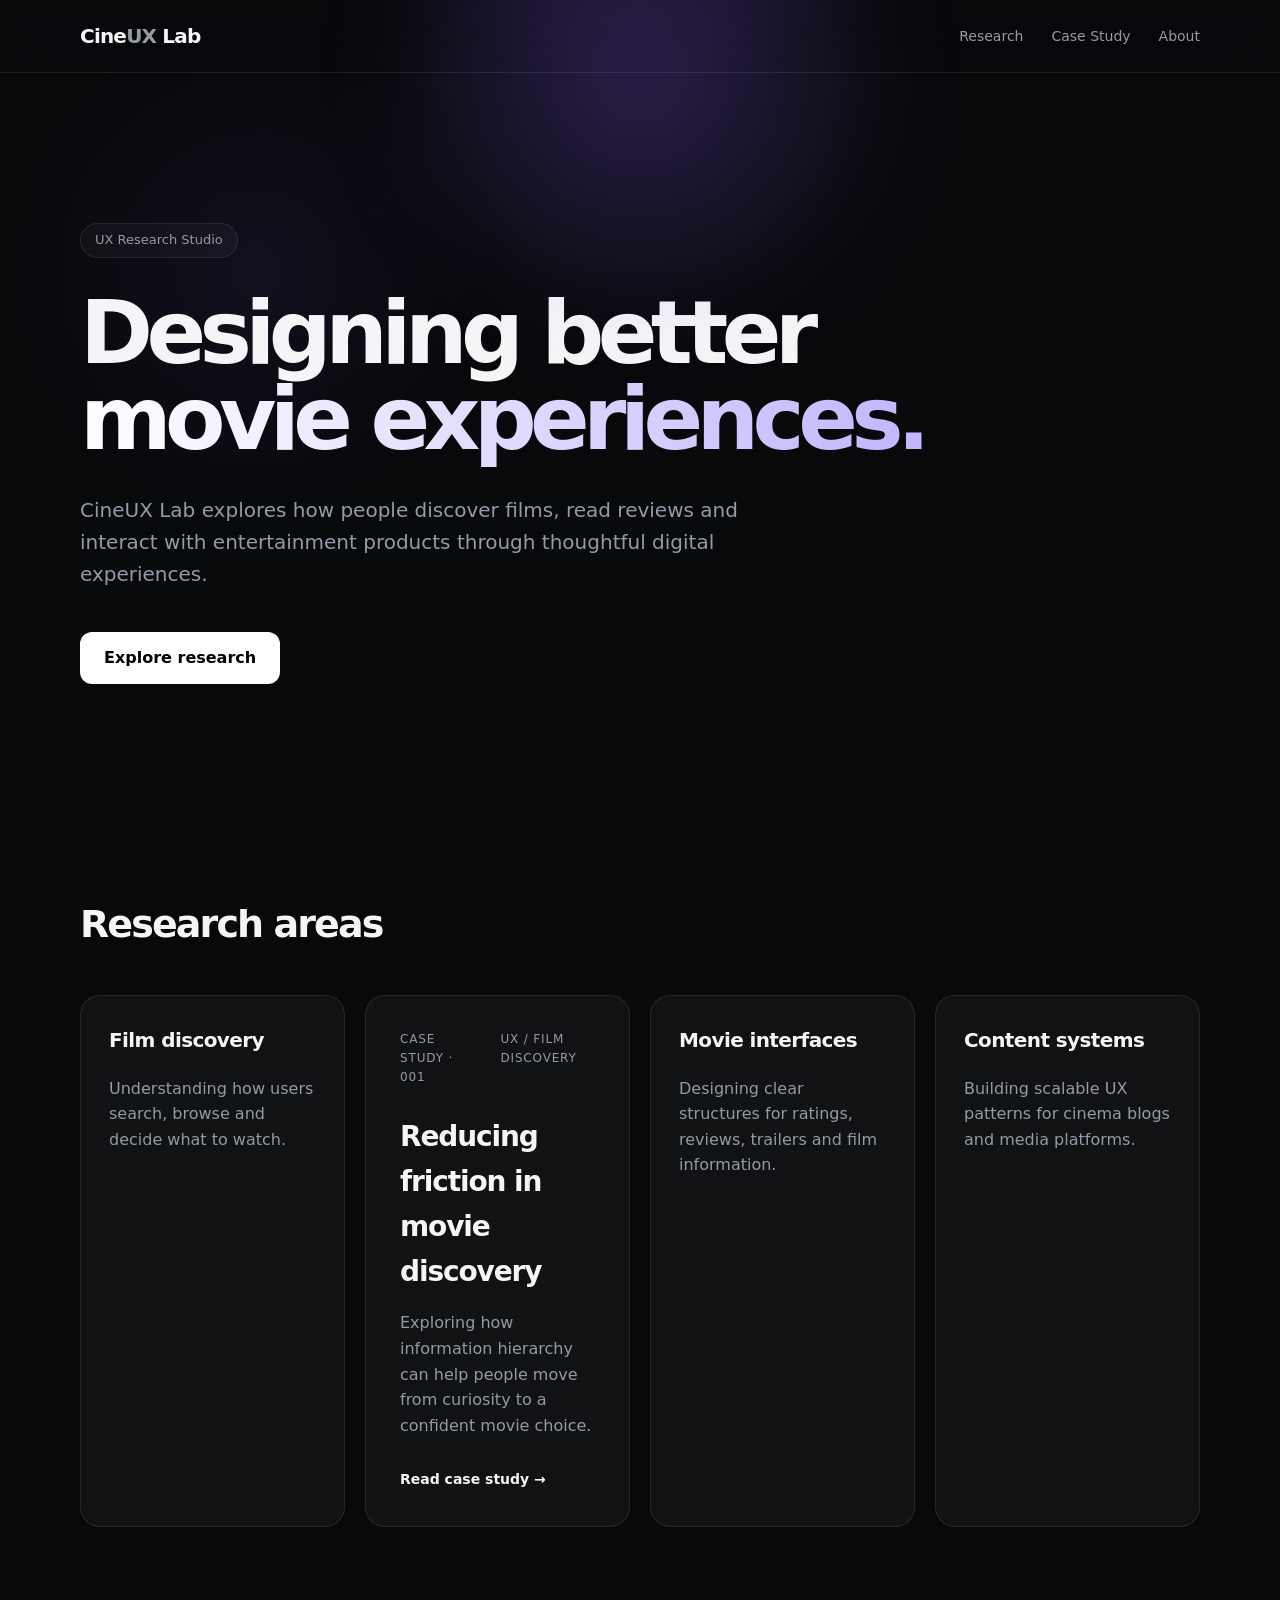
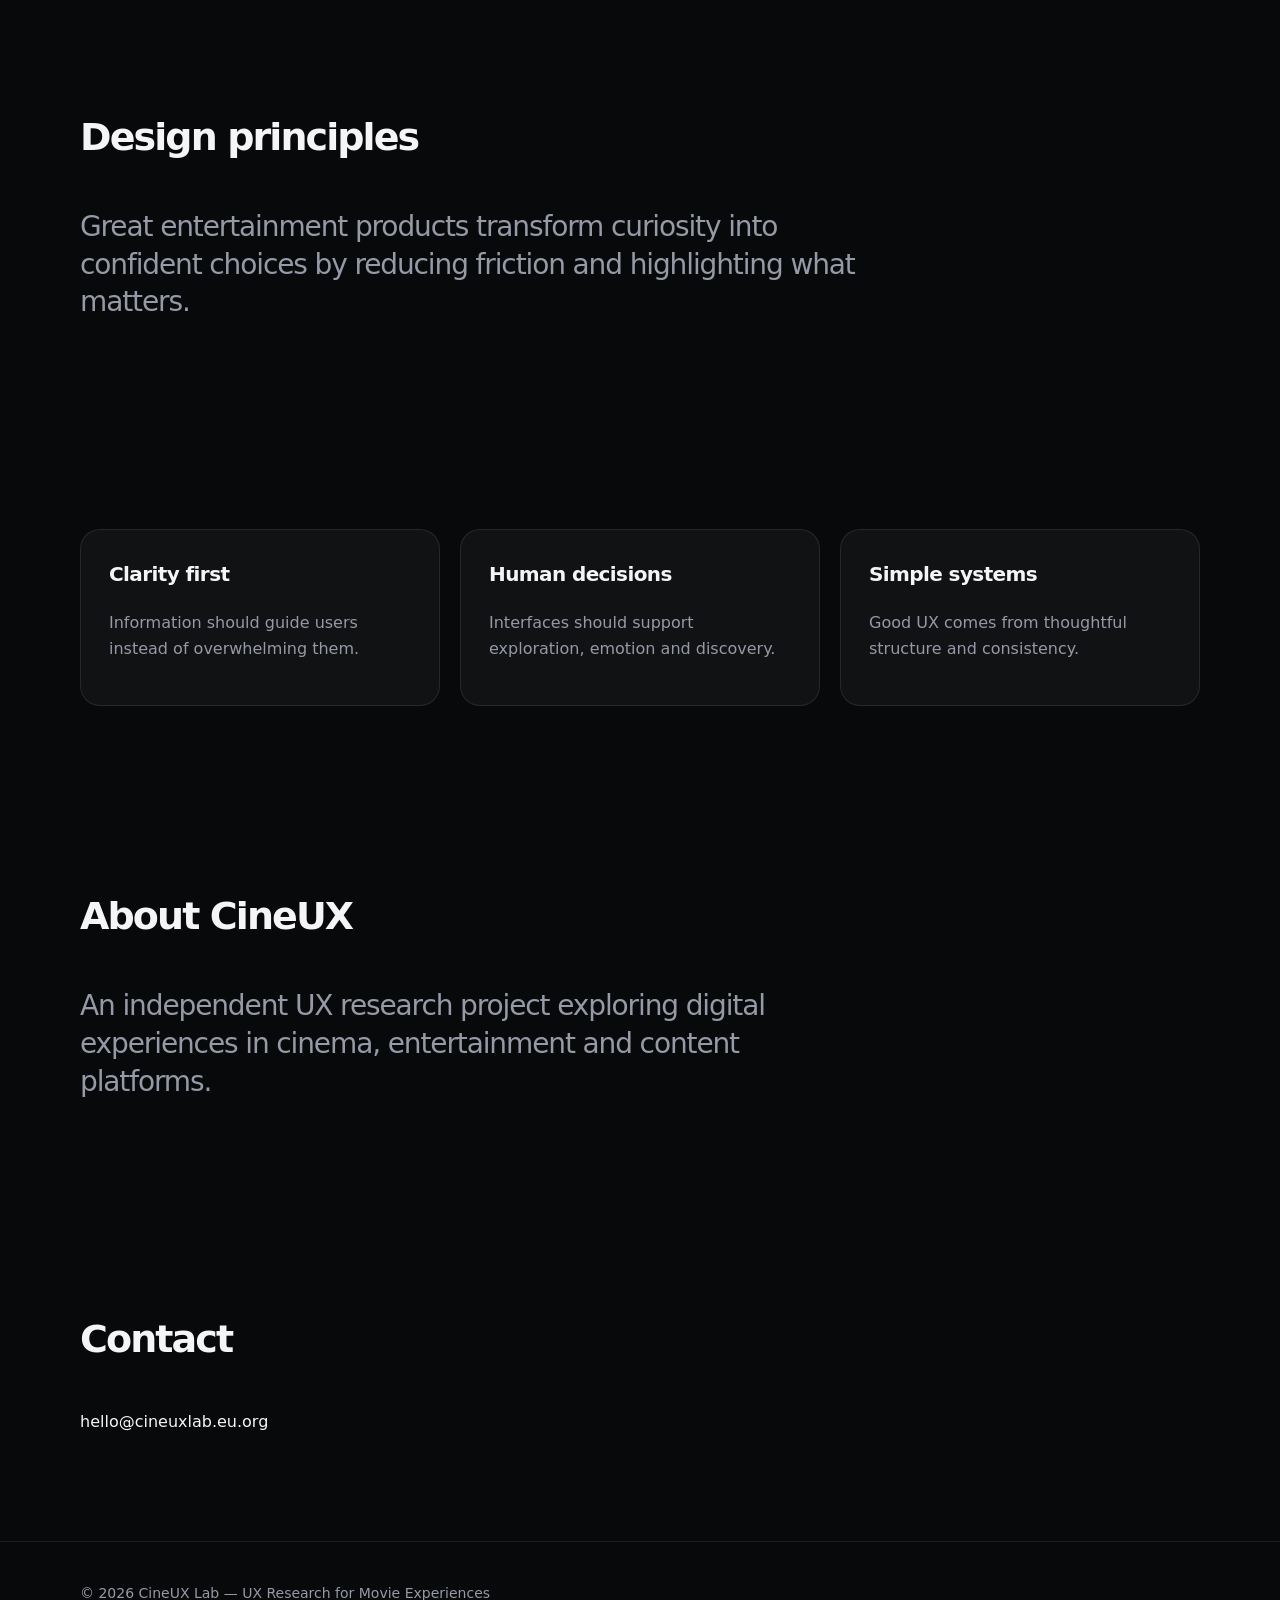
<file: index.html>
<!DOCTYPE html>
<html lang="en">

<head>

<meta charset="UTF-8">
<meta name="viewport" content="width=device-width, initial-scale=1.0">

<title>CineUX Lab — Designing Better Movie Experiences</title>

<meta name="description" content="CineUX Lab explores UX patterns for movie blogs, film discovery and digital entertainment products.">
<meta property="og:title" content="CineUX Lab — UX Research for Movie Experiences">

<meta property="og:description" content="Exploring UX patterns for movie blogs, film discovery and digital entertainment products.">
<meta property="og:type" content="website">
<meta property="og:url" content="https://formark.github.io/cineuxlab/">
<meta property="og:image" content="https://formark.github.io/cineuxlab/og-image.png">
<meta name="twitter:card" content="summary_large_image">
<meta name="twitter:title" content="CineUX Lab — UX Research for Movie Experiences">
<meta name="twitter:description" content="UX research exploring better digital experiences for cinema platforms.">
<meta name="twitter:image" content="https://formark.github.io/cineuxlab/og-image.png">
<meta name="theme-color" content="#08090b">
<link rel="icon" type="image/svg+xml" href="favicon.svg">
<link rel="stylesheet" href="style.css">

</head>

<body>

<header>

<div class="container nav">

<div class="logo">
Cine<span>UX</span> Lab
</div>

<nav>
<a href="research.html">Research</a>
<a href="case-study.html">Case Study</a>
<a href="about.html">About</a>
</nav>

</div>

</header>

<main>

<section class="hero">

<div class="glow"></div>

<div class="container">

<div class="badge animate-text">
UX Research Studio
</div>

<h1 class="animate-title">
Designing better
<br>
<span>
movie experiences.
</span>
</h1>

<p class="animate-text">
CineUX Lab explores how people discover films, read reviews and interact with entertainment products through thoughtful digital experiences.
</p>

<a class="button animate-button" href="research.html">

Explore research

</a>

</div>

</section>

<section id="research">

<div class="container">

<h2 class="animate-text">
Research areas
</h2>

<div class="grid">

<article>

<h3>
Film discovery
</h3>

<p>
Understanding how users search, browse and decide what to watch.
</p>

</article>

<article class="research-card">

<div class="research-card-meta">
<span>Case Study · 001</span>
<span>UX / Film Discovery</span>
</div>

<h3>
Reducing friction in movie discovery
</h3>

<p>
Exploring how information hierarchy can help people move from curiosity to a confident movie choice.
</p>

<a class="text-link" href="case-study.html">
Read case study →
</a>

</article>
  
<article>

<h3>
Movie interfaces
</h3>

<p>
Designing clear structures for ratings, reviews, trailers and film information.
</p>

</article>

<article>

<h3>
Content systems
</h3>

<p>
Building scalable UX patterns for cinema blogs and media platforms.
</p>

</article>

</div>

</div>

</section>

<section id="principles">

<div class="container">

<h2>
Design principles
</h2>

<p class="large">
Great entertainment products transform curiosity into confident choices by reducing friction and highlighting what matters.
</p>

</div>

</section>

<section>

<div class="container">

<div class="grid">

<article>

<h3>
Clarity first
</h3>

<p>
Information should guide users instead of overwhelming them.
</p>

</article>

<article>

<h3>
Human decisions
</h3>

<p>
Interfaces should support exploration, emotion and discovery.
</p>

</article>

<article>

<h3>
Simple systems
</h3>

<p>
Good UX comes from thoughtful structure and consistency.
</p>

</article>
</div>
</div>

</section>

<section id="about">

<div class="container">

<h2>
About CineUX
</h2>

<p class="large">
An independent UX research project exploring digital experiences in cinema, entertainment and content platforms.
</p>

</div>

</section>


<section id="contact">

<div class="container">


<h2>
Contact
</h2>

<p>
hello@cineuxlab.eu.org
</p>

</div>

</section>

</main>


<footer>

<div class="container">

© 2026 CineUX Lab — UX Research for Movie Experiences

</div>

</footer>




</body>

</html>
</file>
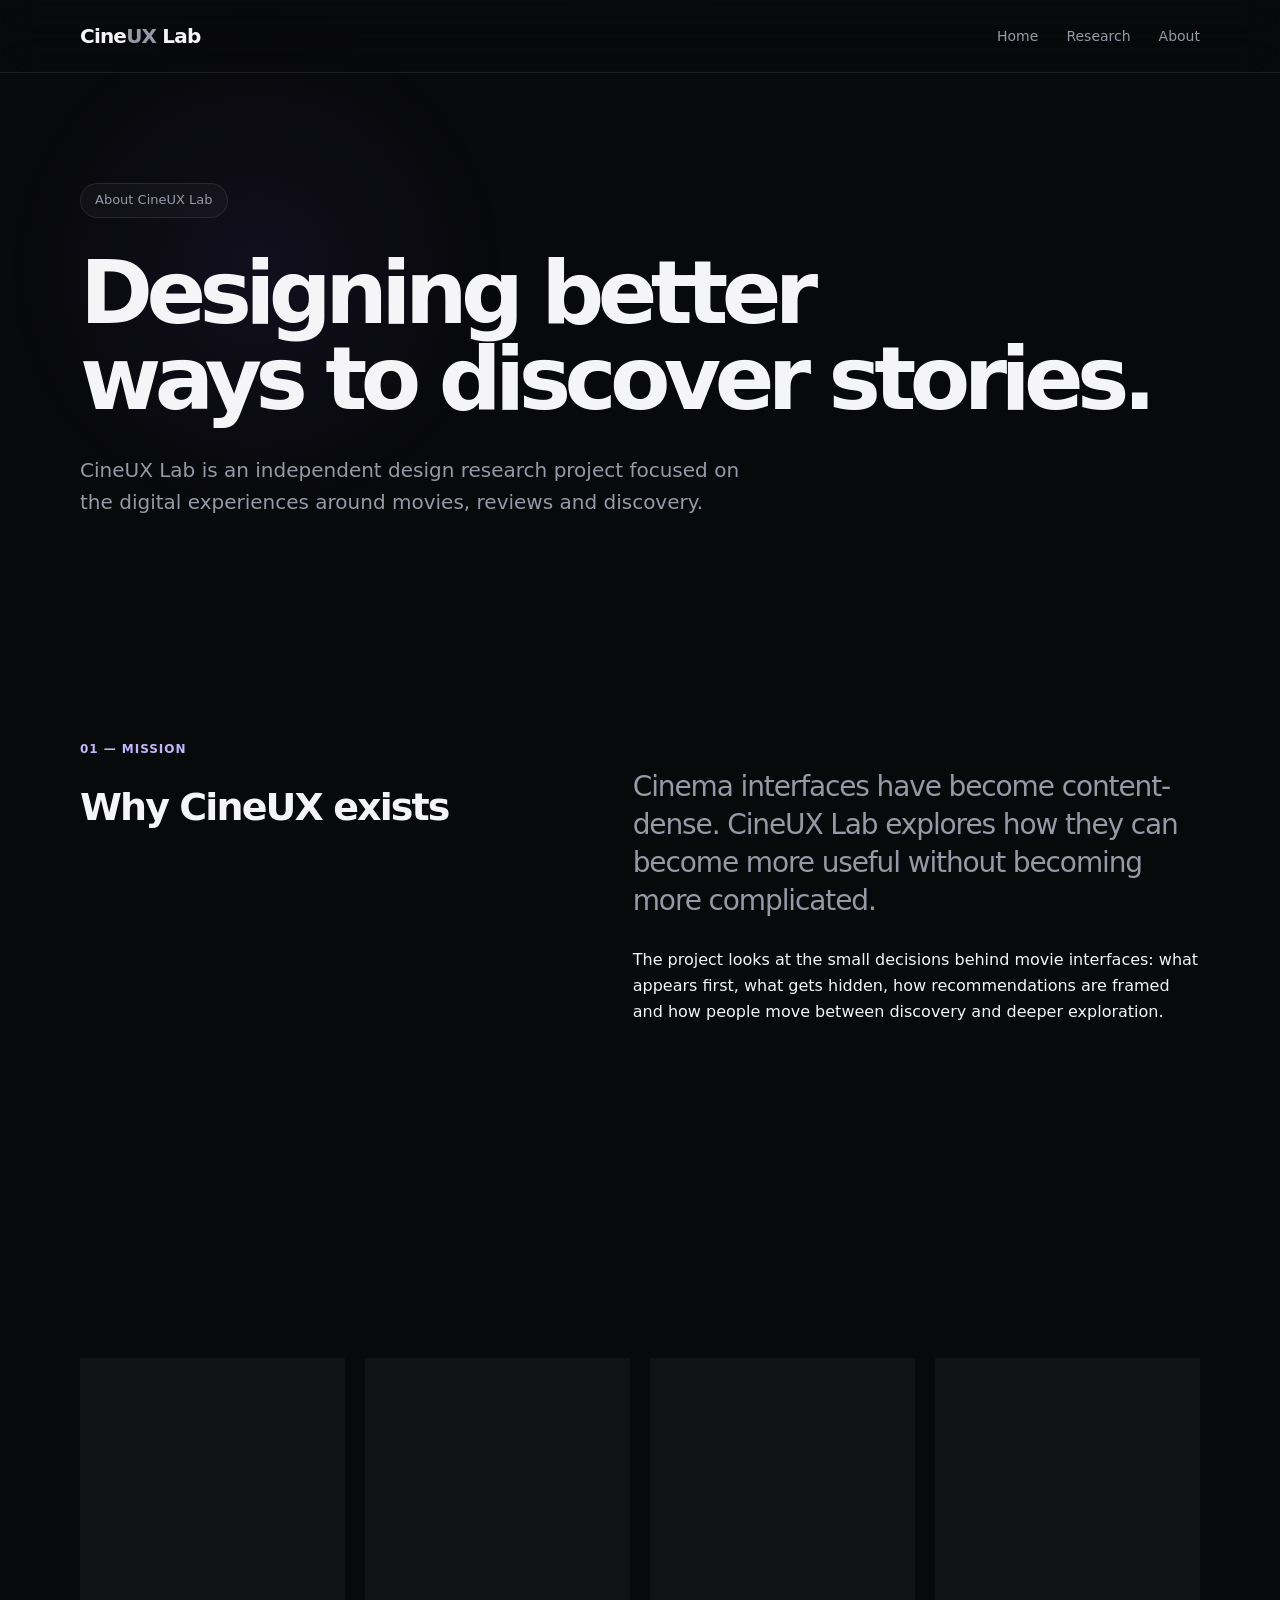
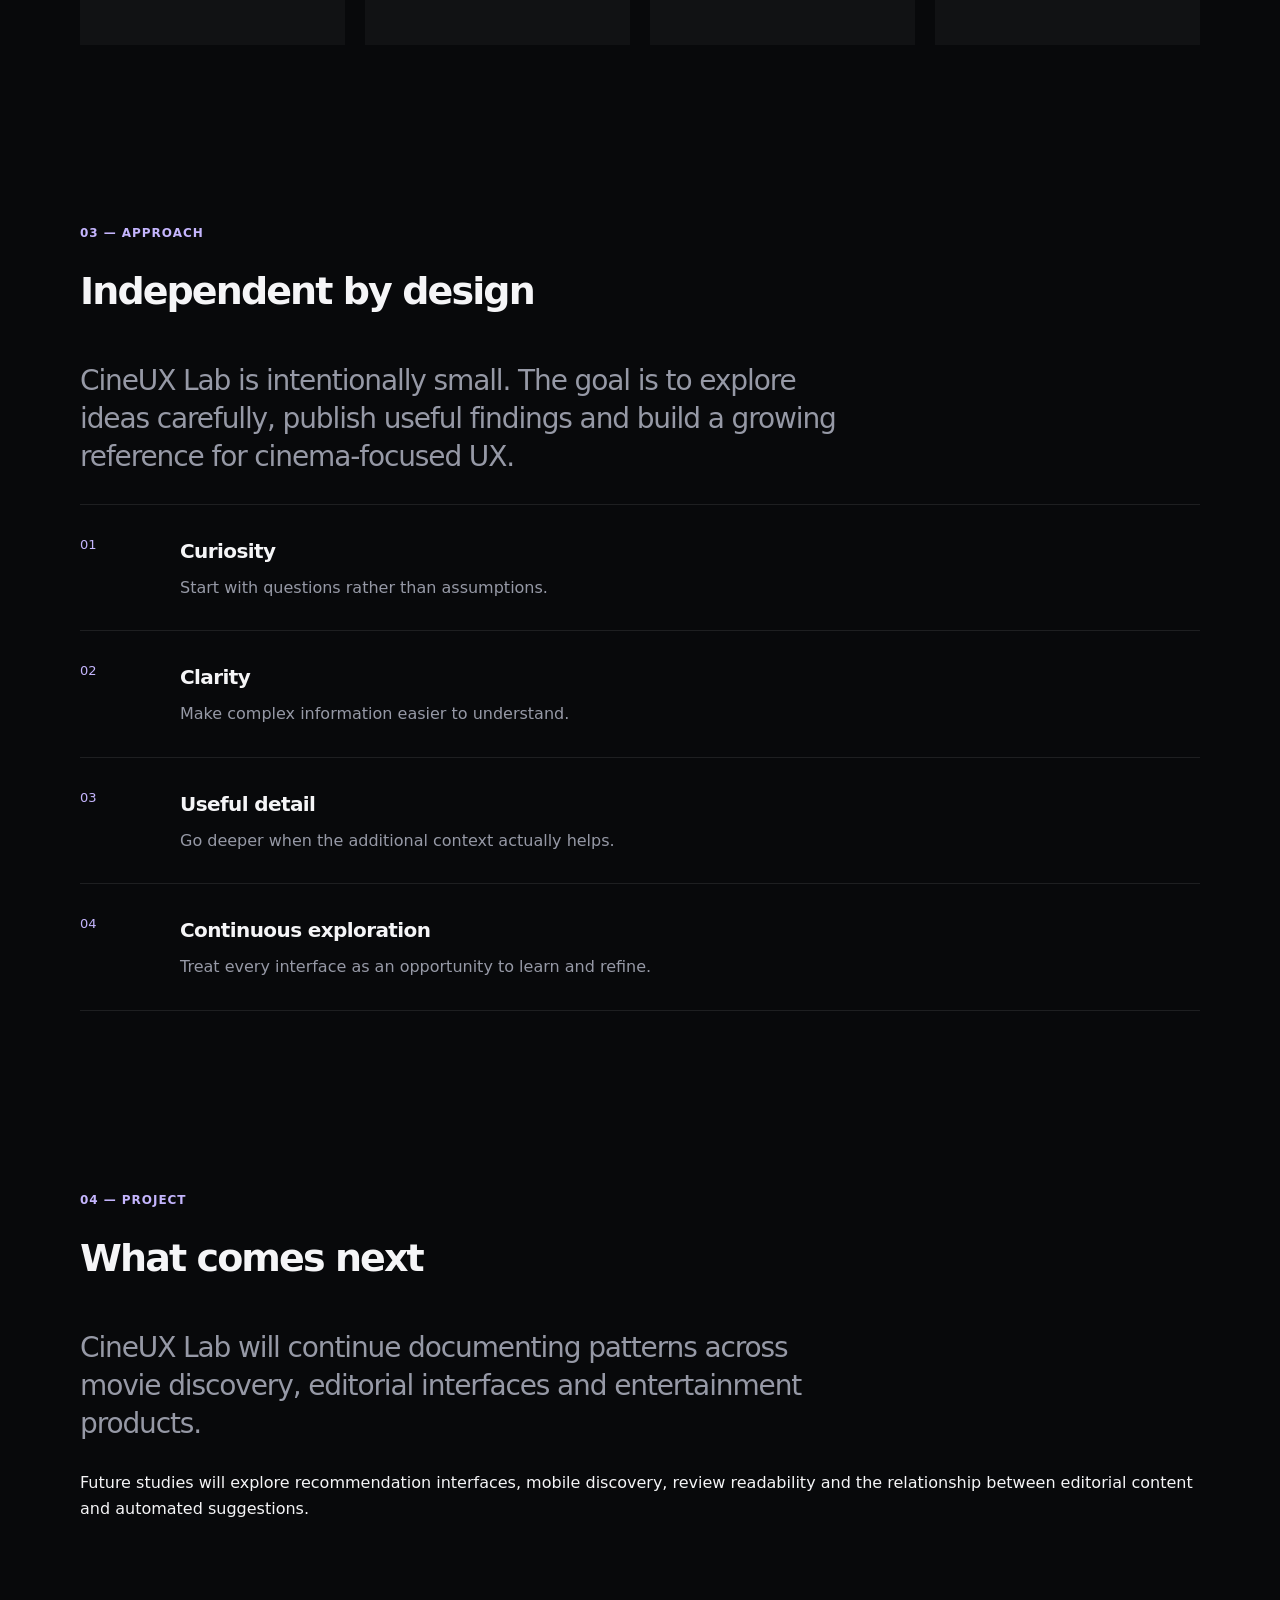
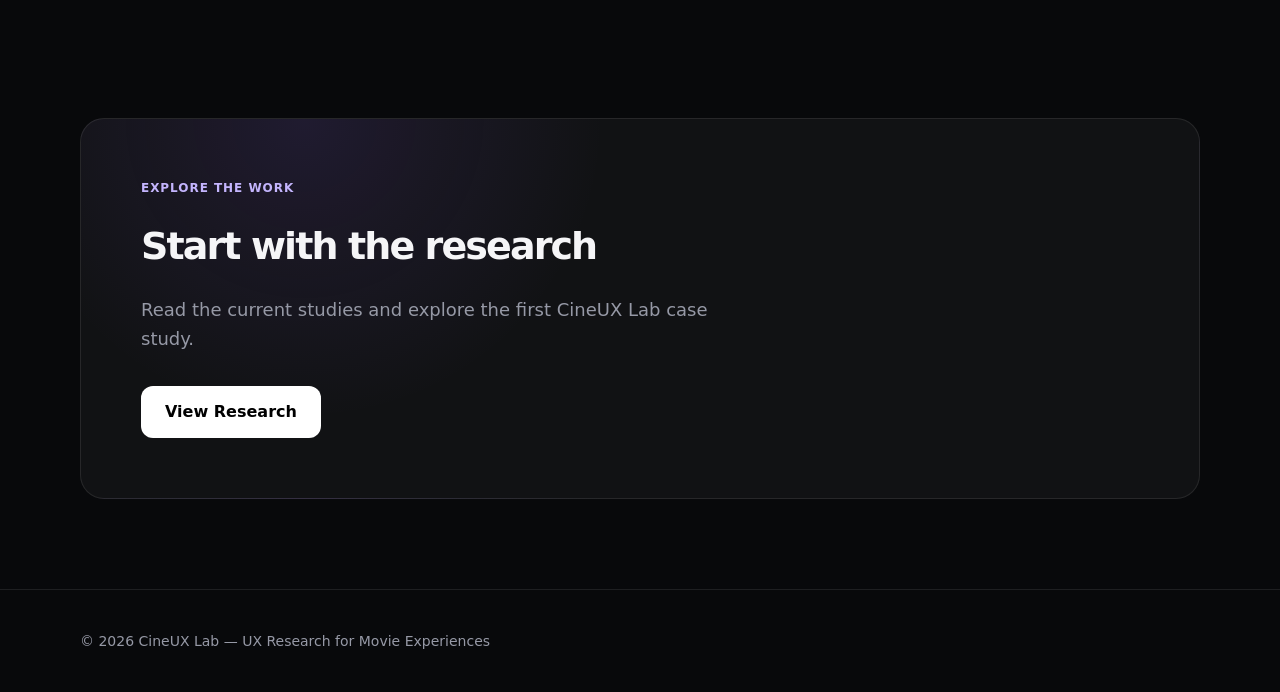
<file: about.html>
<!DOCTYPE html>
<html lang="en">

<head>

<meta charset="UTF-8">
<meta name="viewport" content="width=device-width, initial-scale=1.0">

<title>About — CineUX Lab</title>

<meta
    name="description"
    content="About CineUX Lab, an independent UX research project exploring better digital experiences for cinema and entertainment."
>

<meta name="theme-color" content="#08090b">

<meta
    property="og:title"
    content="About — CineUX Lab"
>

<meta
    property="og:description"
    content="An independent UX research project exploring digital experiences in cinema and entertainment."
>

<meta
    property="og:type"
    content="website"
>

<meta
    property="og:url"
    content="https://formark.github.io/cineuxlab/about.html"
>

<meta
    property="og:image"
    content="https://formark.github.io/cineuxlab/og-image.png"
>

<meta
    name="twitter:card"
    content="summary_large_image"
>

<link
    rel="icon"
    type="image/svg+xml"
    href="favicon.svg"
>

<link
    rel="stylesheet"
    href="style.css"
>

</head>


<body>


<header>

<div class="container nav">

<div class="logo">

<a
    href="index.html"
    style="color:inherit;text-decoration:none"
>

Cine<span>UX</span> Lab

</a>

</div>


<nav>

<a href="index.html">
Home
</a>

<a href="research.html">
Research
</a>

<a href="about.html">
About
</a>

</nav>

</div>

</header>



<main>


<section class="hero small">

<div class="container">

<div class="badge">
About CineUX Lab
</div>

<h1>
Designing better
<br>
ways to discover stories.
</h1>

<p>
CineUX Lab is an independent design research project focused
on the digital experiences around movies, reviews and discovery.
</p>

</div>

</section>



<section>

<div class="container">

<div class="research-intro">

<div>

<span class="section-label">
01 — Mission
</span>

<h2>
Why CineUX exists
</h2>

</div>


<div>

<p class="large">

Cinema interfaces have become content-dense.
CineUX Lab explores how they can become more useful without
becoming more complicated.

</p>

<p>

The project looks at the small decisions behind movie
interfaces: what appears first, what gets hidden, how
recommendations are framed and how people move between
discovery and deeper exploration.

</p>

</div>

</div>

</div>

</section>



<section>

<div class="container">

<span class="section-label">
02 — Focus
</span>

<h2>
What we study
</h2>


<div class="grid">


<article>

<h3>
Discovery
</h3>

<p>
Search, browsing, categories and recommendations that help
people find something worth watching.
</p>

</article>


<article>

<h3>
Editorial UX
</h3>

<p>
Reviews, essays and cinema content designed to be readable,
scannable and useful.
</p>

</article>


<article>

<h3>
Information architecture
</h3>

<p>
The relationships between ratings, metadata, reviews,
trailers and supporting information.
</p>

</article>


<article>

<h3>
Interface systems
</h3>

<p>
Reusable patterns that can make entertainment products
clearer and more consistent.
</p>

</article>

</div>

</div>

</section>



<section>

<div class="container">

<span class="section-label">
03 — Approach
</span>

<h2>
Independent by design
</h2>

<p class="large">

CineUX Lab is intentionally small.
The goal is to explore ideas carefully, publish useful findings
and build a growing reference for cinema-focused UX.

</p>


<div class="principles-list">


<div class="principle-row">

<span>01</span>

<div>

<h3>
Curiosity
</h3>

<p>
Start with questions rather than assumptions.
</p>

</div>

</div>


<div class="principle-row">

<span>02</span>

<div>

<h3>
Clarity
</h3>

<p>
Make complex information easier to understand.
</p>

</div>

</div>


<div class="principle-row">

<span>03</span>

<div>

<h3>
Useful detail
</h3>

<p>
Go deeper when the additional context actually helps.
</p>

</div>

</div>


<div class="principle-row">

<span>04</span>

<div>

<h3>
Continuous exploration
</h3>

<p>
Treat every interface as an opportunity to learn and refine.
</p>

</div>

</div>


</div>

</div>

</section>



<section>

<div class="container">

<span class="section-label">
04 — Project
</span>

<h2>
What comes next
</h2>

<p class="large">

CineUX Lab will continue documenting patterns across movie
discovery, editorial interfaces and entertainment products.

</p>

<p>

Future studies will explore recommendation interfaces,
mobile discovery, review readability and the relationship
between editorial content and automated suggestions.

</p>

</div>

</section>



<section>

<div class="container">

<div class="research-cta">

<span class="section-label">
Explore the work
</span>

<h2>
Start with the research
</h2>

<p>
Read the current studies and explore the first CineUX Lab
case study.
</p>

<a
    class="button"
    href="research.html"
>
View Research
</a>

</div>

</div>

</section>


</main>



<footer>

<div class="container">

© 2026 CineUX Lab — UX Research for Movie Experiences

</div>

</footer>


</body>

</html>
</file>
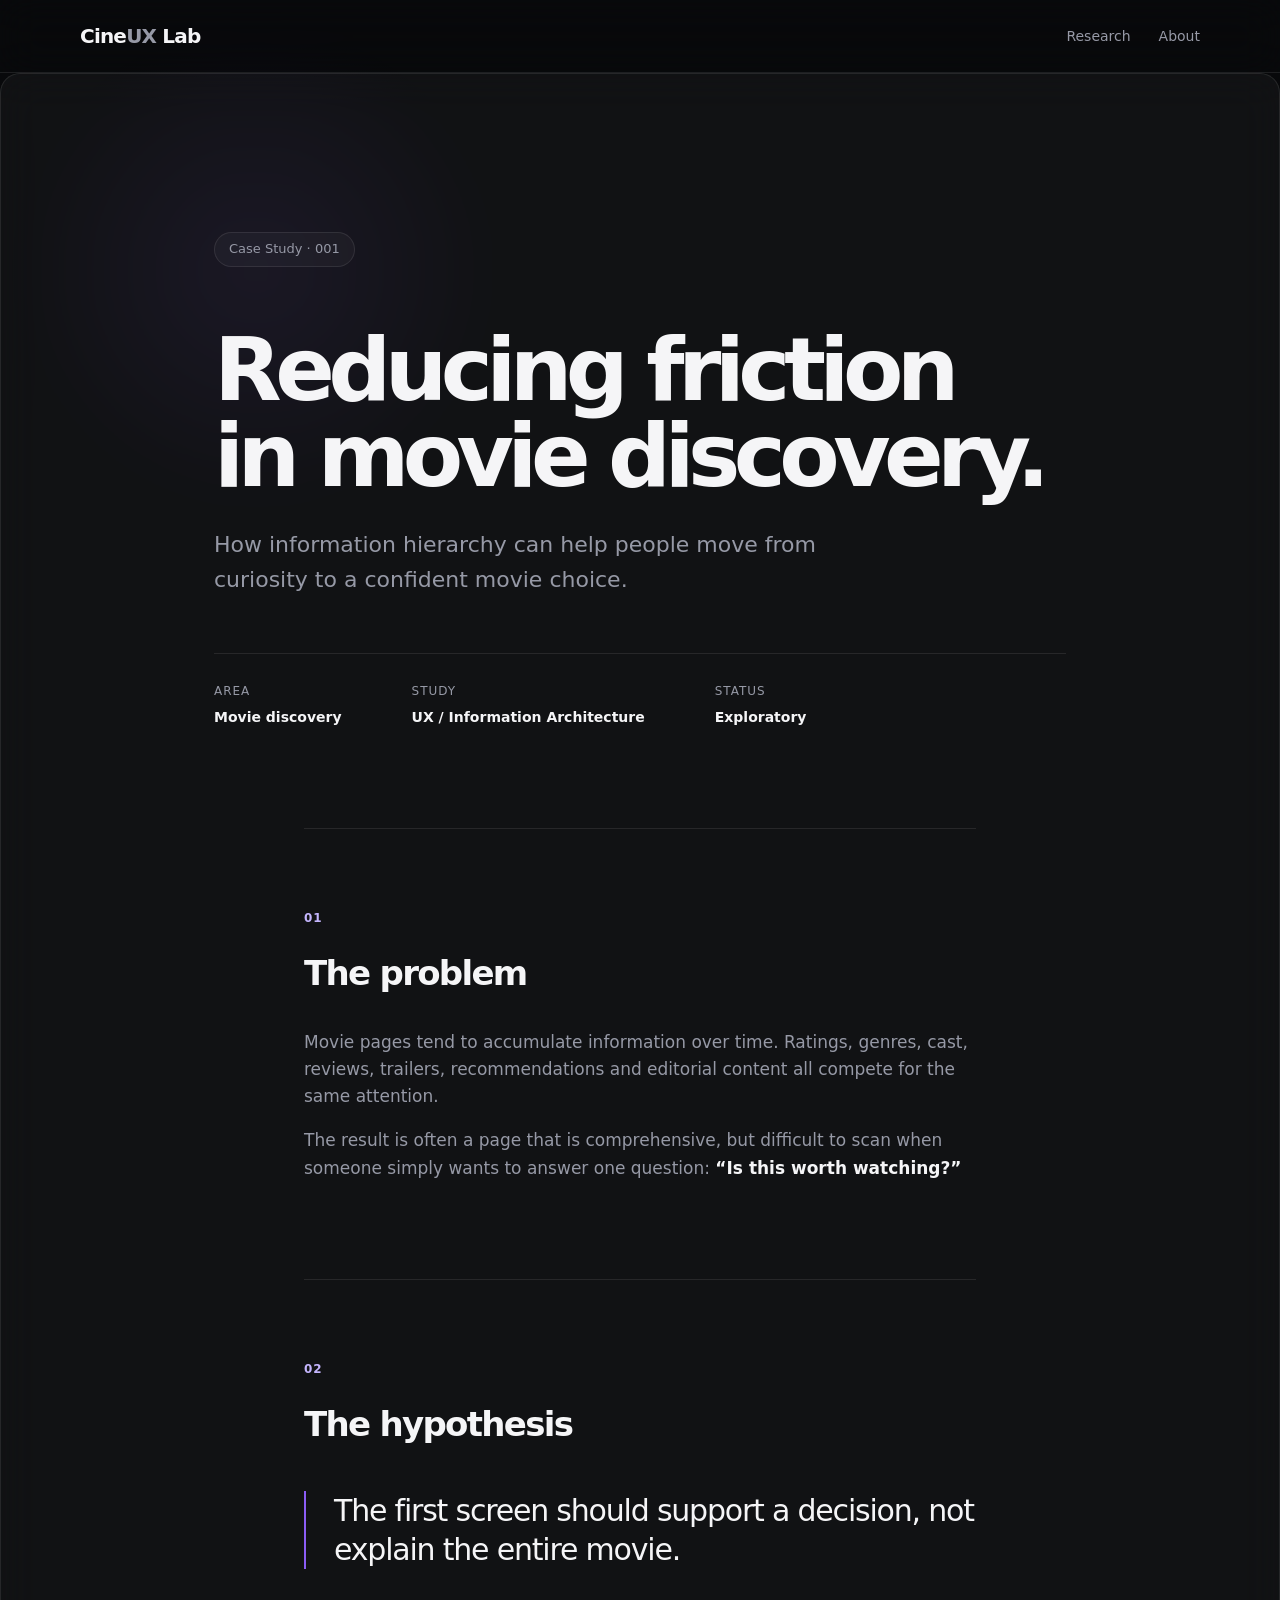
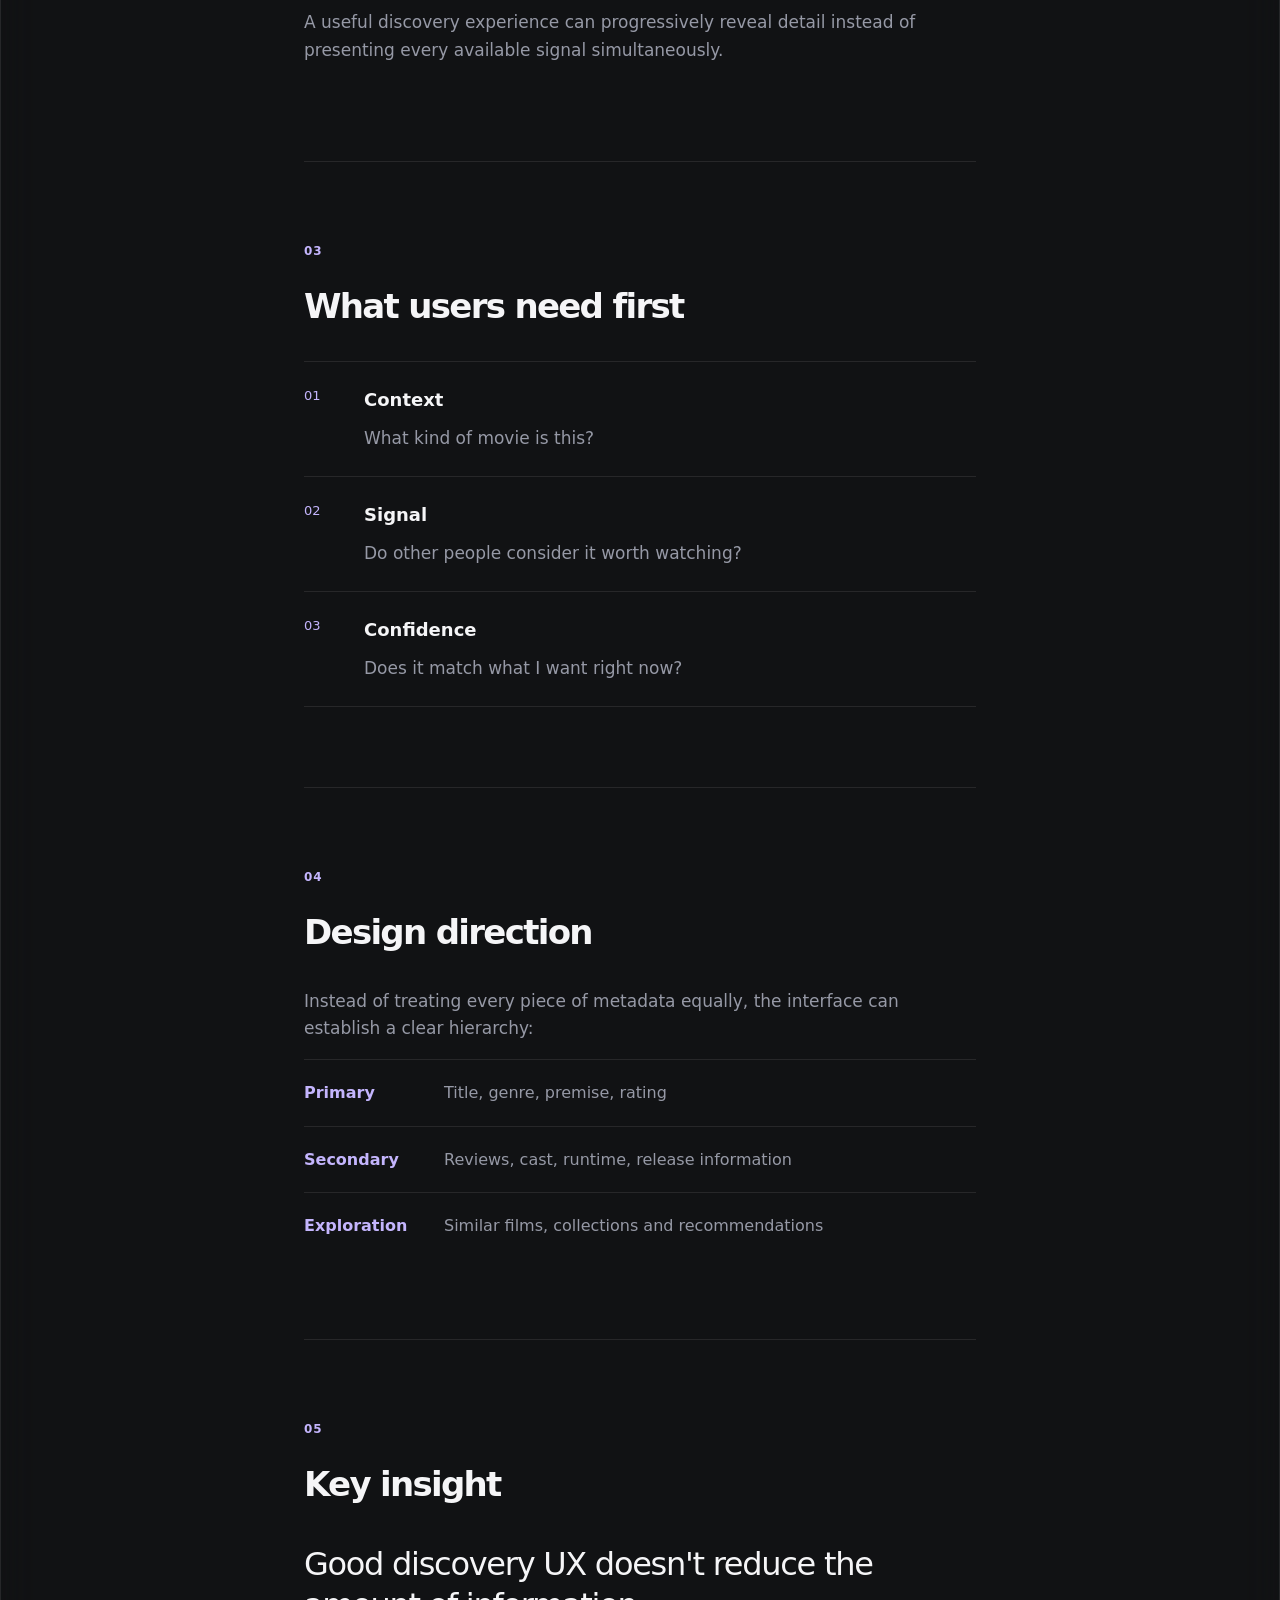
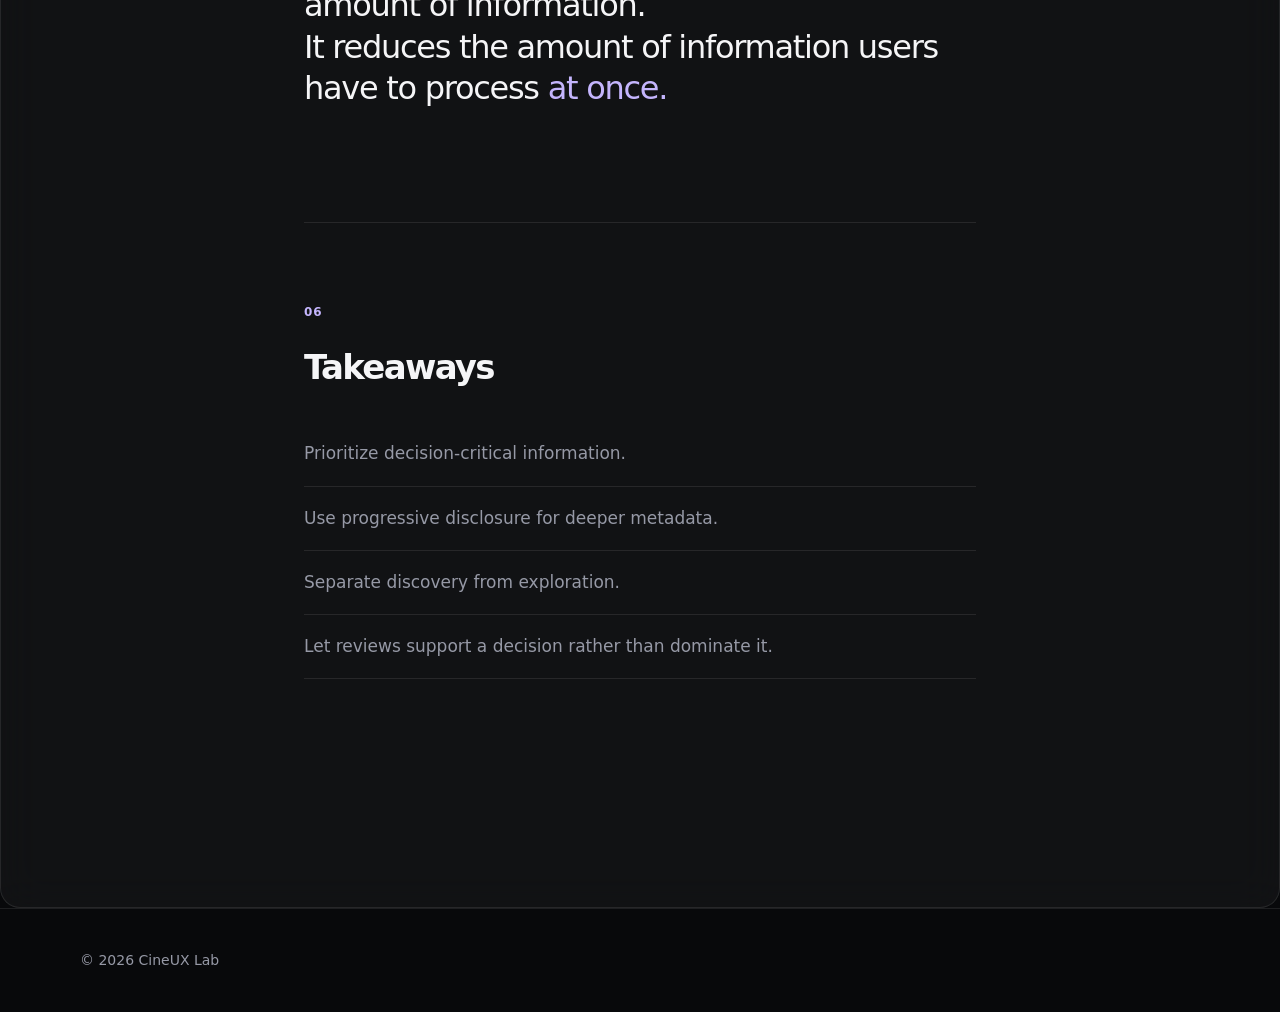
<file: case-study.html>
<!DOCTYPE html>
<html lang="en">

<head>
<meta charset="UTF-8">
<meta name="viewport" content="width=device-width, initial-scale=1.0">

<title>Reducing Friction in Movie Discovery — CineUX Lab</title>

<meta name="description" content="A CineUX Lab study of information hierarchy and decision friction in movie discovery interfaces.">
<meta name="theme-color" content="#08090b">
<meta property="og:title" content="Reducing Friction in Movie Discovery">
<meta property="og:description" content="A UX study of information hierarchy and decision friction in movie discovery.">
<meta property="og:type" content="article">
<meta property="og:url" content="https://formark.github.io/cineuxlab/case-study.html">
<meta property="og:image" content="https://formark.github.io/cineuxlab/og-image.png">

<link rel="icon" type="image/svg+xml" href="favicon.svg">
<link rel="stylesheet" href="style.css">
</head>

<body>

<header>
<div class="container nav">

<div class="logo">
<a href="index.html" style="color:inherit;text-decoration:none">
Cine<span>UX</span> Lab
</a>
</div>

<nav>
<a href="research.html">Research</a>
<a href="about.html">About</a>
</nav>

</div>
</header>

<main>

<article class="case-study">

<div class="case-header">

<div class="badge">
Case Study · 001
</div>

<h1>
Reducing friction<br>
in movie discovery.
</h1>

<p class="case-intro">
How information hierarchy can help people move from curiosity to a confident movie choice.
</p>

<div class="case-meta">

<div>
<span>Area</span>
<strong>Movie discovery</strong>
</div>

<div>
<span>Study</span>
<strong>UX / Information Architecture</strong>
</div>

<div>
<span>Status</span>
<strong>Exploratory</strong>
</div>

</div>

</div>

<div class="case-content">

<section>

<div class="section-label">01</div>

<h2>The problem</h2>

<p>
Movie pages tend to accumulate information over time. Ratings, genres, cast, reviews, trailers, recommendations and editorial content all compete for the same attention.
</p>

<p>
The result is often a page that is comprehensive, but difficult to scan when someone simply wants to answer one question:
<strong>“Is this worth watching?”</strong>
</p>

</section>

<section>

<div class="section-label">02</div>

<h2>The hypothesis</h2>

<blockquote>
The first screen should support a decision, not explain the entire movie.
</blockquote>

<p>
A useful discovery experience can progressively reveal detail instead of presenting every available signal simultaneously.
</p>

</section>

<section>

<div class="section-label">03</div>

<h2>What users need first</h2>

<div class="insight-list">

<div>
<span>01</span>
<strong>Context</strong>
<p>What kind of movie is this?</p>
</div>

<div>
<span>02</span>
<strong>Signal</strong>
<p>Do other people consider it worth watching?</p>
</div>

<div>
<span>03</span>
<strong>Confidence</strong>
<p>Does it match what I want right now?</p>
</div>

</div>

</section>

<section>

<div class="section-label">04</div>

<h2>Design direction</h2>

<p>
Instead of treating every piece of metadata equally, the interface can establish a clear hierarchy:
</p>

<div class="principle">

<strong>Primary</strong>
<span>Title, genre, premise, rating</span>

</div>

<div class="principle">

<strong>Secondary</strong>
<span>Reviews, cast, runtime, release information</span>

</div>

<div class="principle">

<strong>Exploration</strong>
<span>Similar films, collections and recommendations</span>

</div>

</section>

<section>

<div class="section-label">05</div>

<h2>Key insight</h2>

<p class="statement">
Good discovery UX doesn't reduce the amount of information.
<br>
It reduces the amount of information users have to process <em>at once.</em>
</p>

</section>

<section>

<div class="section-label">06</div>

<h2>Takeaways</h2>

<ul class="takeaways">

<li>Prioritize decision-critical information.</li>
<li>Use progressive disclosure for deeper metadata.</li>
<li>Separate discovery from exploration.</li>
<li>Let reviews support a decision rather than dominate it.</li>

</ul>

</section>

</div>

</article>

</main>

<footer>
<div class="container">
© 2026 CineUX Lab
</div>
</footer>

</body>
</html>
</file>
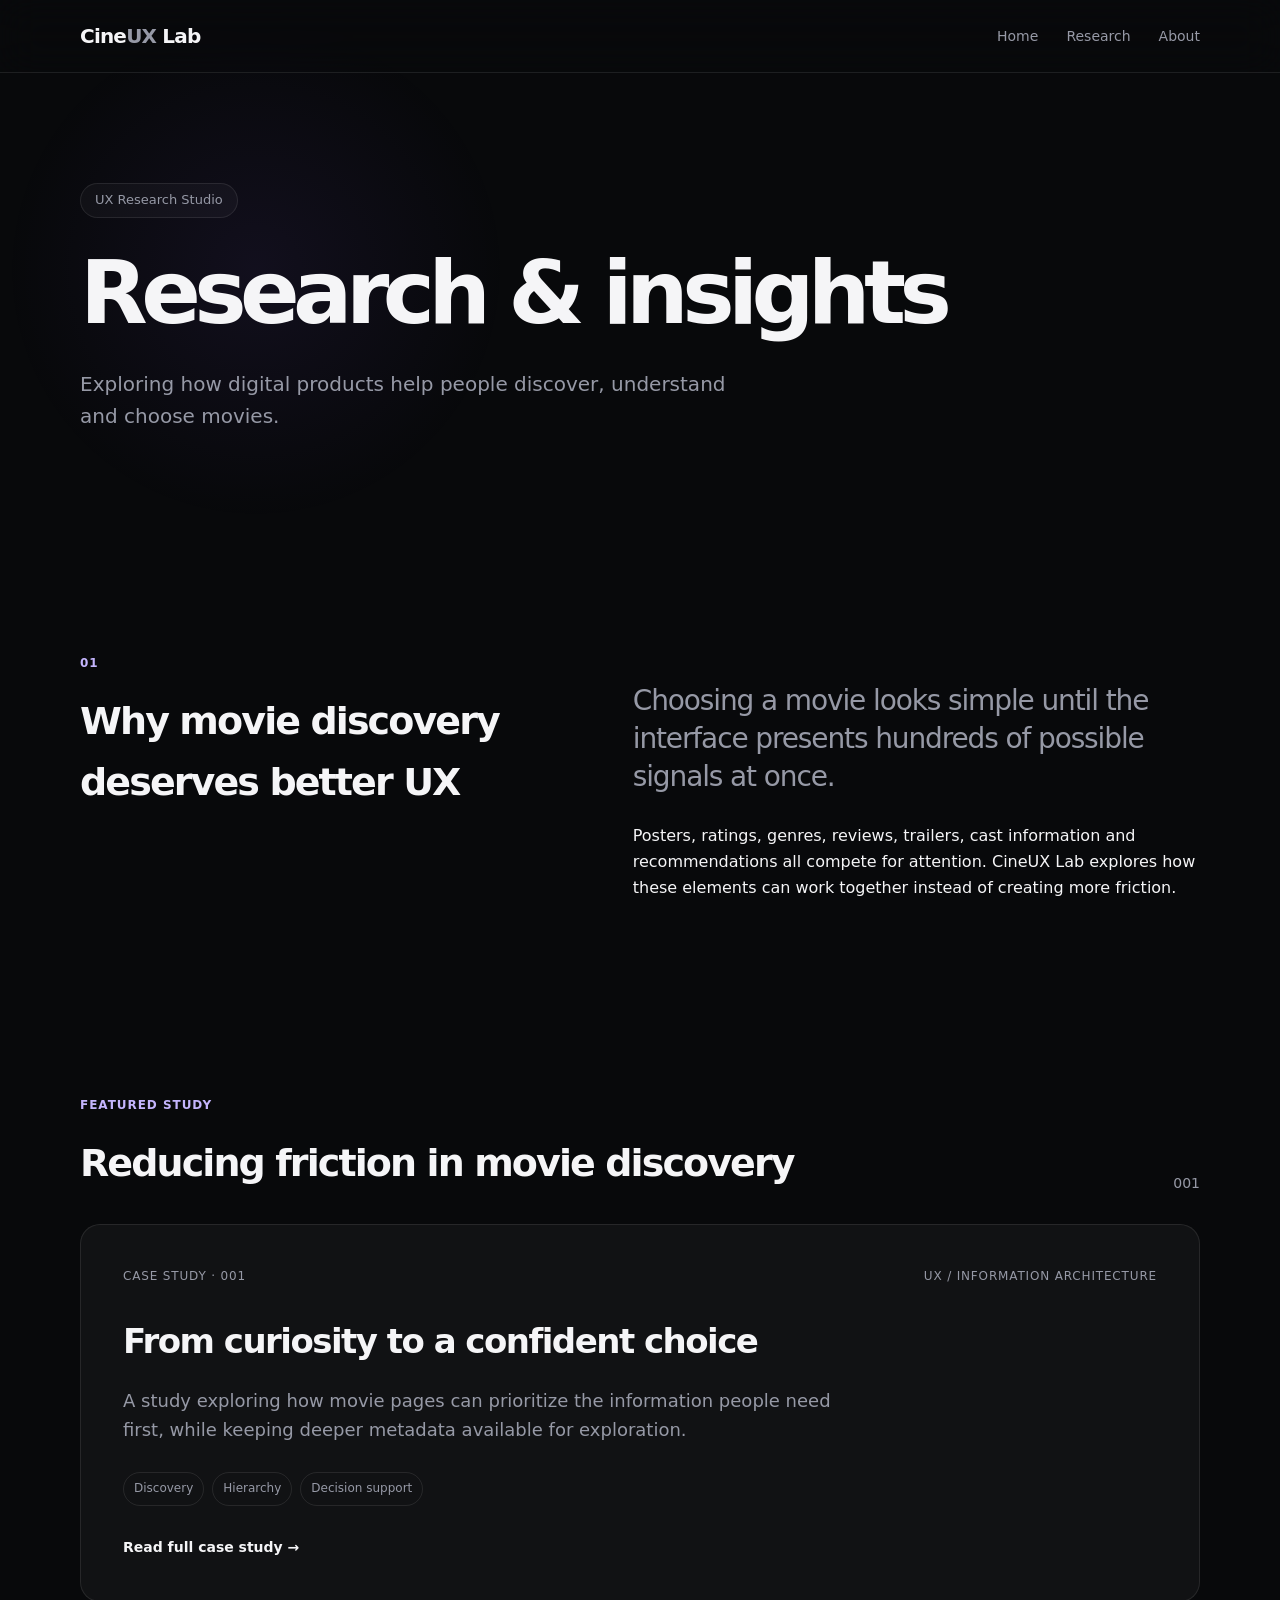
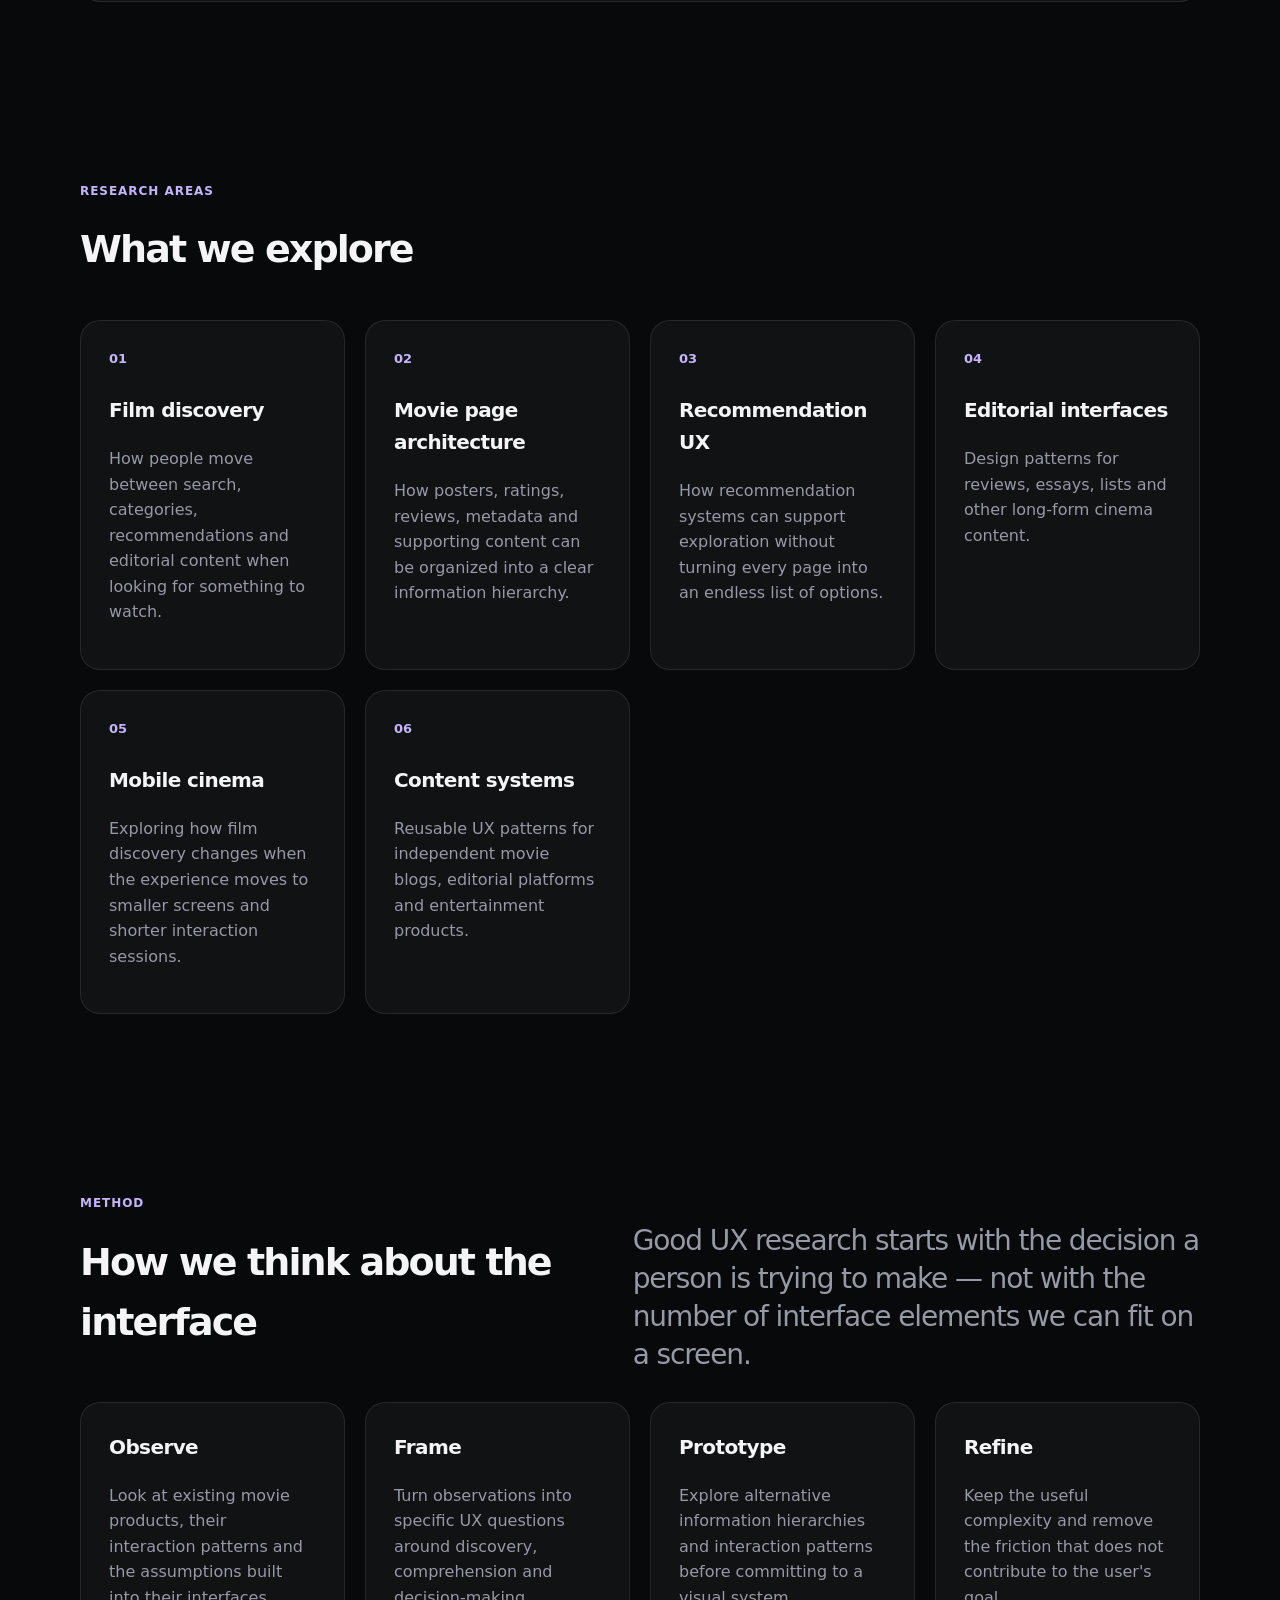
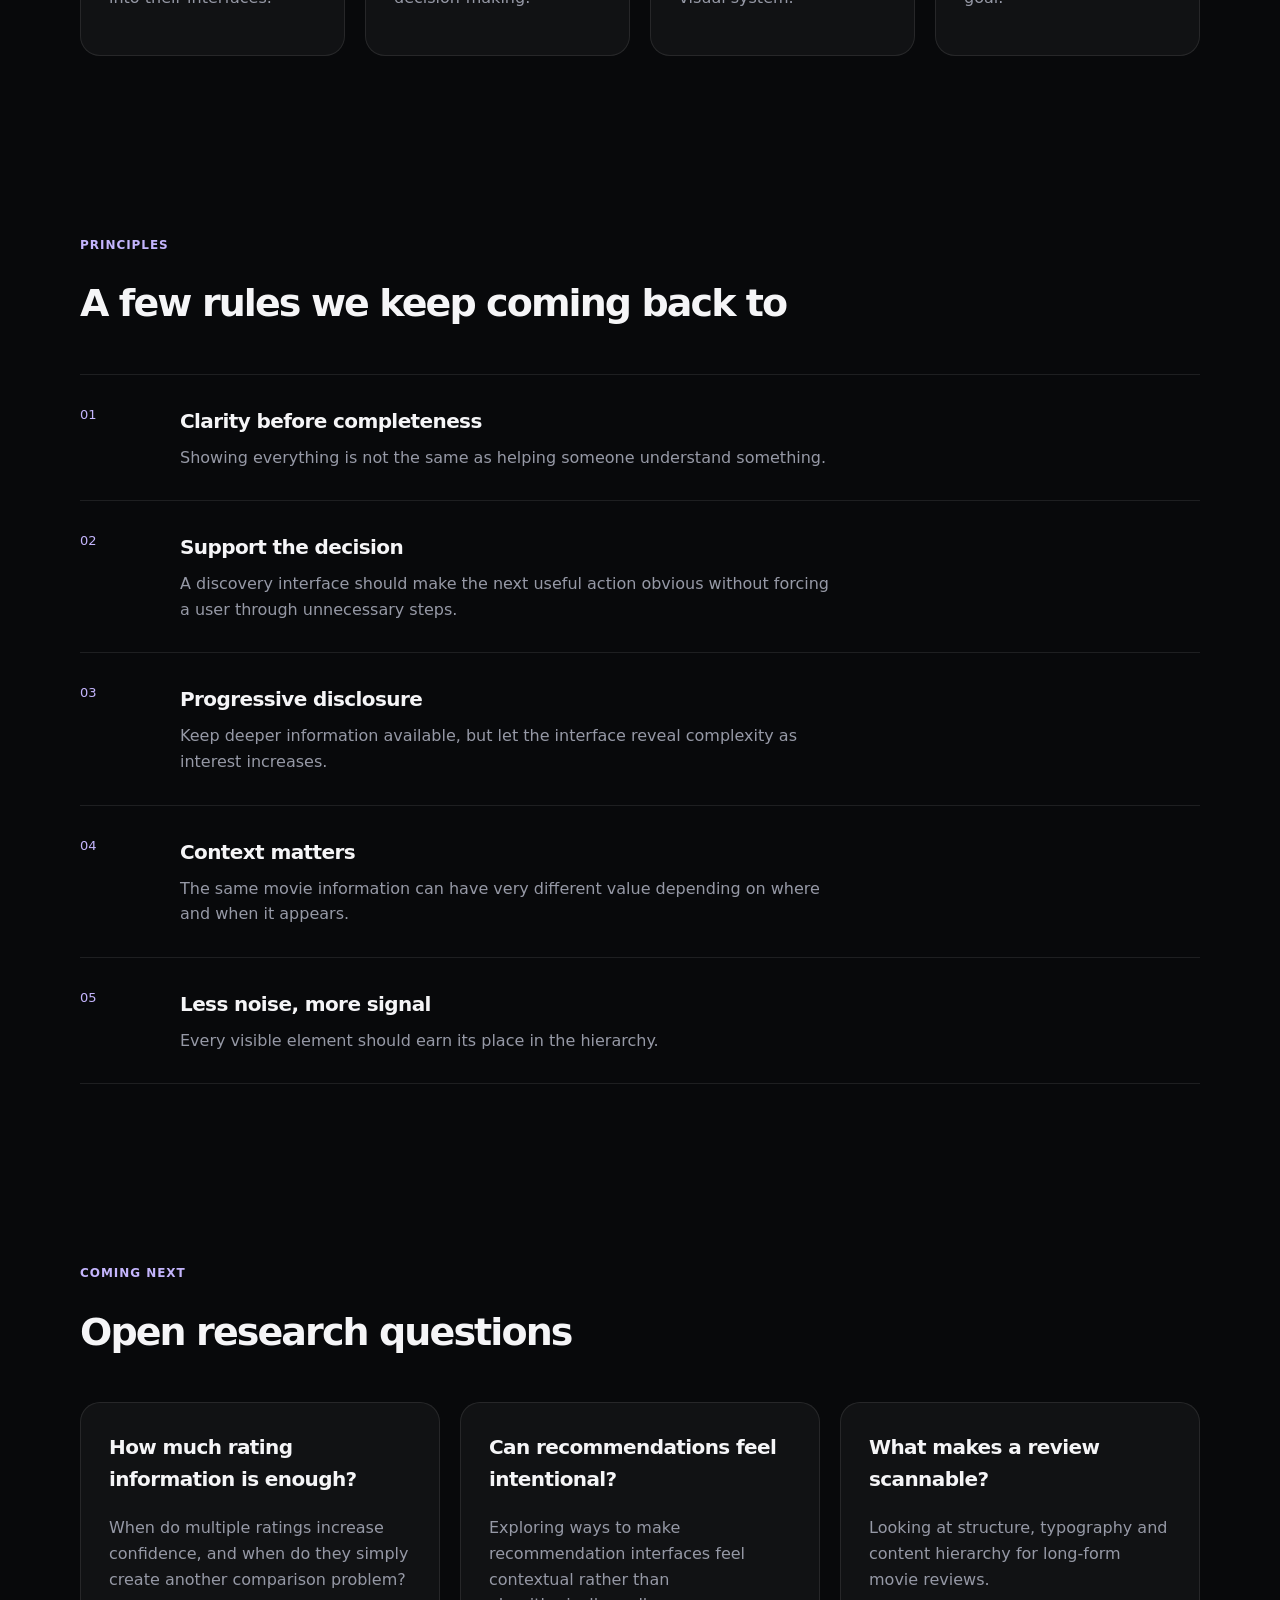
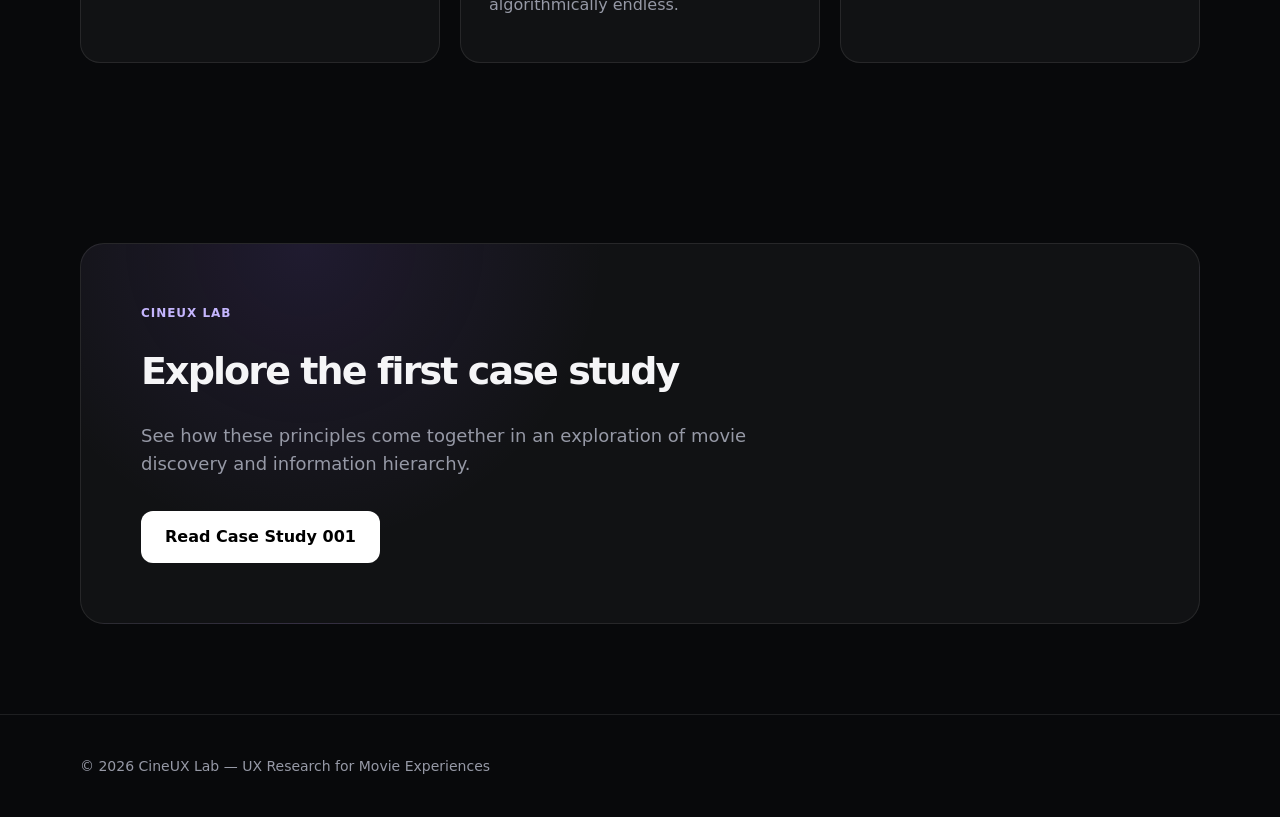
<file: research.html>
<!DOCTYPE html>
<html lang="en">

<head>

<meta charset="UTF-8">
<meta name="viewport" content="width=device-width, initial-scale=1.0">

<title>Research — CineUX Lab</title>

<meta
    name="description"
    content="UX research and design studies exploring movie discovery, film pages, content hierarchy and entertainment interfaces."
>

<meta
    name="theme-color"
    content="#08090b"
>

<meta
    property="og:title"
    content="Research — CineUX Lab"
>

<meta
    property="og:description"
    content="UX research and design studies exploring movie discovery, film pages and entertainment interfaces."
>

<meta
    property="og:type"
    content="website"
>

<meta
    property="og:url"
    content="https://formark.github.io/cineuxlab/research.html"
>

<meta
    property="og:image"
    content="https://formark.github.io/cineuxlab/og-image.png"
>

<meta
    name="twitter:card"
    content="summary_large_image"
>

<meta
    name="twitter:title"
    content="Research — CineUX Lab"
>

<meta
    name="twitter:description"
    content="Exploring better UX patterns for movie discovery and entertainment products."
>

<meta
    name="twitter:image"
    content="https://formark.github.io/cineuxlab/og-image.png"
>

<link
    rel="icon"
    type="image/svg+xml"
    href="favicon.svg"
>

<link
    rel="stylesheet"
    href="style.css"
>

</head>


<body>


<header>

<div class="container nav">


<div class="logo">

<a
    href="index.html"
    style="color:inherit;text-decoration:none"
>

Cine<span>UX</span> Lab

</a>

</div>


<nav>

<a href="index.html">
Home
</a>

<a href="research.html">
Research
</a>

<a href="about.html">
About
</a>

</nav>


</div>

</header>



<main>


<!-- HERO -->

<section class="hero small">

<div class="container">


<div class="badge">
UX Research Studio
</div>


<h1>
Research & insights
</h1>


<p>
Exploring how digital products help people discover, understand
and choose movies.
</p>


</div>

</section>



<!-- INTRO -->

<section>

<div class="container">


<div class="research-intro">

<div>

<span class="section-label">
01
</span>

<h2>
Why movie discovery deserves better UX
</h2>

</div>


<div>

<p class="large">

Choosing a movie looks simple until the interface presents
hundreds of possible signals at once.

</p>

<p>

Posters, ratings, genres, reviews, trailers, cast information
and recommendations all compete for attention. CineUX Lab
explores how these elements can work together instead of
creating more friction.

</p>

</div>

</div>


</div>

</section>



<!-- FEATURED CASE -->

<section>

<div class="container">


<div class="section-heading">

<div>

<span class="section-label">
Featured study
</span>

<h2>
Reducing friction in movie discovery
</h2>

</div>

<span class="study-number">
001
</span>

</div>



<article class="research-card featured-study">


<div class="research-card-meta">

<span>
Case Study · 001
</span>

<span>
UX / Information Architecture
</span>

</div>


<h3>
From curiosity to a confident choice
</h3>


<p>

A study exploring how movie pages can prioritize the
information people need first, while keeping deeper
metadata available for exploration.

</p>


<div class="study-tags">

<span>
Discovery
</span>

<span>
Hierarchy
</span>

<span>
Decision support
</span>

</div>


<a
    class="text-link"
    href="case-study.html"
>

Read full case study →

</a>


</article>


</div>

</section>



<!-- RESEARCH AREAS -->

<section>

<div class="container">


<span class="section-label">
Research areas
</span>


<h2>
What we explore
</h2>



<div class="grid">


<article>

<div class="card-index">
01
</div>

<h3>
Film discovery
</h3>

<p>

How people move between search, categories,
recommendations and editorial content when looking
for something to watch.

</p>

</article>



<article>

<div class="card-index">
02
</div>

<h3>
Movie page architecture
</h3>

<p>

How posters, ratings, reviews, metadata and supporting
content can be organized into a clear information hierarchy.

</p>

</article>



<article>

<div class="card-index">
03
</div>

<h3>
Recommendation UX
</h3>

<p>

How recommendation systems can support exploration
without turning every page into an endless list of options.

</p>

</article>



<article>

<div class="card-index">
04
</div>

<h3>
Editorial interfaces
</h3>

<p>

Design patterns for reviews, essays, lists and other
long-form cinema content.

</p>

</article>



<article>

<div class="card-index">
05
</div>

<h3>
Mobile cinema
</h3>

<p>

Exploring how film discovery changes when the experience
moves to smaller screens and shorter interaction sessions.

</p>

</article>



<article>

<div class="card-index">
06
</div>

<h3>
Content systems
</h3>

<p>

Reusable UX patterns for independent movie blogs,
editorial platforms and entertainment products.

</p>

</article>


</div>


</div>

</section>



<!-- METHODS -->

<section>

<div class="container">


<div class="research-intro">

<div>

<span class="section-label">
Method
</span>

<h2>
How we think about the interface
</h2>

</div>


<div>

<p class="large">

Good UX research starts with the decision a person is
trying to make — not with the number of interface elements
we can fit on a screen.

</p>

</div>

</div>



<div class="grid method-grid">


<article>

<h3>
Observe
</h3>

<p>

Look at existing movie products, their interaction patterns
and the assumptions built into their interfaces.

</p>

</article>



<article>

<h3>
Frame
</h3>

<p>

Turn observations into specific UX questions around
discovery, comprehension and decision-making.

</p>

</article>



<article>

<h3>
Prototype
</h3>

<p>

Explore alternative information hierarchies and interaction
patterns before committing to a visual system.

</p>

</article>



<article>

<h3>
Refine
</h3>

<p>

Keep the useful complexity and remove the friction that
does not contribute to the user's goal.

</p>

</article>


</div>


</div>

</section>



<!-- PRINCIPLES -->

<section id="principles">

<div class="container">


<span class="section-label">
Principles
</span>


<h2>
A few rules we keep coming back to
</h2>


<div class="principles-list">


<div class="principle-row">

<span>
01
</span>

<div>

<h3>
Clarity before completeness
</h3>

<p>

Showing everything is not the same as helping someone
understand something.

</p>

</div>

</div>



<div class="principle-row">

<span>
02
</span>

<div>

<h3>
Support the decision
</h3>

<p>

A discovery interface should make the next useful action
obvious without forcing a user through unnecessary steps.

</p>

</div>

</div>



<div class="principle-row">

<span>
03
</span>

<div>

<h3>
Progressive disclosure
</h3>

<p>

Keep deeper information available, but let the interface
reveal complexity as interest increases.

</p>

</div>

</div>



<div class="principle-row">

<span>
04
</span>

<div>

<h3>
Context matters
</h3>

<p>

The same movie information can have very different value
depending on where and when it appears.

</p>

</div>

</div>



<div class="principle-row">

<span>
05
</span>

<div>

<h3>
Less noise, more signal
</h3>

<p>

Every visible element should earn its place in the hierarchy.

</p>

</div>

</div>


</div>


</div>

</section>



<!-- UPCOMING -->

<section>

<div class="container">


<span class="section-label">
Coming next
</span>


<h2>
Open research questions
</h2>


<div class="grid">


<article>

<h3>
How much rating information is enough?
</h3>

<p>

When do multiple ratings increase confidence, and when do
they simply create another comparison problem?

</p>

</article>



<article>

<h3>
Can recommendations feel intentional?
</h3>

<p>

Exploring ways to make recommendation interfaces feel
contextual rather than algorithmically endless.

</p>

</article>



<article>

<h3>
What makes a review scannable?
</h3>

<p>

Looking at structure, typography and content hierarchy
for long-form movie reviews.

</p>

</article>


</div>


</div>

</section>



<!-- CTA -->

<section>

<div class="container">


<div class="research-cta">


<span class="section-label">
CineUX Lab
</span>


<h2>
Explore the first case study
</h2>


<p>

See how these principles come together in an exploration
of movie discovery and information hierarchy.

</p>


<a
    class="button"
    href="case-study.html"
>

Read Case Study 001

</a>


</div>


</div>

</section>


</main>



<footer>

<div class="container">

© 2026 CineUX Lab — UX Research for Movie Experiences

</div>

</footer>


</body>

</html>
</file>
<file: style.css>
:root {
    --bg: #08090b;
    --surface: rgba(255,255,255,0.04);
    --surface-hover: rgba(255,255,255,0.07);

    --border: rgba(255,255,255,0.09);

    --text: #f5f5f7;
    --muted: #9699a6;

    --accent: #8b5cf6;
    --accent-soft: #c4b5fd;

    --max-width: 1120px;
}


/* Reset */

* {
    box-sizing: border-box;
}


html {
    scroll-behavior: smooth;
}


body {

    margin: 0;

    background:
        radial-gradient(
            900px circle at 50% -10%,
            rgba(139,92,246,.20),
            transparent 45%
        ),
        var(--bg);

    color: var(--text);

    font-family:
        Inter,
        ui-sans-serif,
        system-ui,
        -apple-system,
        BlinkMacSystemFont,
        "Segoe UI",
        sans-serif;

    line-height: 1.6;

    overflow-x: hidden;
}



body::after {

    content: "";

    position: fixed;

    inset: 0;

    background:
        radial-gradient(
            500px circle at 20% 30%,
            rgba(139,92,246,.08),
            transparent 50%
        );

    pointer-events: none;

    z-index: -1;

}



/* Layout */


.container {

    width: min(
        100% - 48px,
        var(--max-width)
    );

    margin-inline: auto;

}



/* Navigation */


header {

    border-bottom:
        1px solid var(--border);

    backdrop-filter:
        blur(20px);

}


.nav {

    height: 72px;

    display: flex;

    align-items: center;

    justify-content: space-between;

}



.logo {

    font-size: 20px;

    font-weight: 650;

    letter-spacing: -.04em;

}



.logo span {

    color: var(--muted);

}



nav {

    display: flex;

    gap: 28px;

}



nav a {

    color: var(--muted);

    text-decoration: none;

    font-size: 14px;

    transition:
        color .2s ease;

}


nav a:hover {

    color: white;

}



/* Hero */


.hero {

    position: relative;

    padding:

        150px 0

        120px;

}



.glow {

    position: absolute;

    width: 600px;

    height: 600px;

    top: -300px;

    left: 50%;


    transform:
        translateX(-50%);


    background:
        radial-gradient(
            circle,
            rgba(139,92,246,.28),
            transparent 65%
        );


    filter:
        blur(40px);


    animation:
        floatGlow 10s ease-in-out infinite;

}



@keyframes floatGlow {

    0%,100% {

        opacity: .7;

        transform:
            translateX(-50%)
            translateY(0);

    }


    50% {

        opacity: 1;

        transform:
            translateX(-50%)
            translateY(50px);

    }

}




.badge {

    display: inline-flex;

    align-items: center;


    padding:
        6px 14px;


    border:

        1px solid var(--border);


    border-radius:

        999px;


    background:

        rgba(255,255,255,.03);


    color:

        var(--muted);


    font-size:

        13px;


    margin-bottom:

        32px;

}





h1 {

    margin: 0 0 32px;


    font-size:

        clamp(
            48px,
            8vw,
            88px
        );


    line-height:

        .98;


    letter-spacing:

        -.075em;

}



h1 span {

    background:

        linear-gradient(
            90deg,
            white,
            var(--accent-soft)
        );


    background-clip:

        text;


    -webkit-background-clip:

        text;


    color:

        transparent;

}



.hero p {

    max-width:

        680px;


    font-size:

        20px;


    color:

        var(--muted);


    margin-bottom:

        42px;

}




/* Buttons */


.button {

    display:

        inline-flex;


    align-items:

        center;


    padding:

        13px 24px;


    border-radius:

        12px;


    background:

        white;


    color:

        black;


    text-decoration:

        none;


    font-weight:

        600;


    transition:

        transform .25s ease,
        box-shadow .25s ease;

}



.button:hover {

    transform:

        translateY(-3px);


    box-shadow:

        0 15px 40px rgba(0,0,0,.35);

}



/* Sections */


section {

    padding:

        90px 0;


    animation:

        fadeUp .8s ease both;

}



@keyframes fadeUp {

    from {

        opacity:0;

        transform:

            translateY(30px);

        filter:

            blur(8px);

    }


    to {

        opacity:1;

        transform:

            translateY(0);

        filter:

            blur(0);

    }

}



h2 {

    font-size:

        38px;


    letter-spacing:

        -.05em;


    margin:

        0 0 40px;

}





/* Cards */


.grid {

    display:

        grid;


    grid-template-columns:

        repeat(
            auto-fit,
            minmax(260px,1fr)
        );


    gap:

        20px;

}



article {

    padding:

        28px;


    border:

        1px solid var(--border);


    border-radius:

        20px;


    background:

        var(--surface);


    backdrop-filter:

        blur(20px);


    transition:

        transform .3s ease,
        background .3s ease,
        border-color .3s ease;

}



article:hover {

    transform:

        translateY(-8px);


    background:

        var(--surface-hover);


    border-color:

        rgba(255,255,255,.18);

}



article h3 {

    margin-top:0;

    font-size:

        20px;

    letter-spacing:

        -.03em;

}



article p {

    color:

        var(--muted);

}





.large {

    max-width:

        780px;


    font-size:

        28px;


    line-height:

        1.35;


    letter-spacing:

        -.04em;


    color:

        var(--muted);

}



/* Footer */


footer {

    border-top:

        1px solid var(--border);


    padding:

        40px 0;


    color:

        var(--muted);


    font-size:

        14px;

}




/* Mobile */


@media (max-width: 700px) {


    nav {

        display:none;

    }


    .hero {

        padding-top:

            90px;

    }


    h1 {

        font-size:

            46px;

    }


    .large {

        font-size:

            22px;

    }

}

/* Case study */

.case-study {
    max-width: 100%;
}

.case-header {
    max-width: 900px;
    margin: 0 auto;
    padding: 130px 24px 100px;
}

.case-header h1 {
    margin: 28px 0;
}

.case-intro {
    max-width: 680px;
    font-size: 22px;
    color: var(--muted);
}

.case-meta {
    display: flex;
    gap: 70px;
    margin-top: 55px;
    padding-top: 28px;
    border-top: 1px solid var(--border);
}

.case-meta div {
    display: flex;
    flex-direction: column;
    gap: 5px;
}

.case-meta span {
    font-size: 12px;
    color: var(--muted);
    text-transform: uppercase;
    letter-spacing: .08em;
}

.case-meta strong {
    font-size: 14px;
}

.case-content {
    max-width: 720px;
    margin: 0 auto;
    padding: 0 24px 120px;
}

.case-content section {
    padding: 80px 0;
    border-top: 1px solid var(--border);
    animation: none;
}

.section-label {
    color: var(--accent-soft);
    font-size: 13px;
    font-weight: 600;
    margin-bottom: 20px;
}

.case-content h2 {
    font-size: 34px;
    margin-bottom: 28px;
}

.case-content p {
    color: var(--muted);
    font-size: 17px;
}

.case-content strong {
    color: var(--text);
}

blockquote {
    margin: 40px 0;
    padding-left: 28px;
    border-left: 2px solid var(--accent);

    font-size: 30px;
    line-height: 1.3;
    letter-spacing: -.04em;
}

.insight-list {
    border-top: 1px solid var(--border);
}

.insight-list > div {
    display: grid;
    grid-template-columns: 50px 1fr;
    gap: 10px;

    padding: 24px 0;

    border-bottom: 1px solid var(--border);
}

.insight-list span {
    color: var(--accent-soft);
    font-size: 13px;
}

.insight-list strong {
    font-size: 18px;
}

.insight-list p {
    grid-column: 2;
    margin: 0;
}

.principle {
    display: grid;
    grid-template-columns: 140px 1fr;
    padding: 20px 0;
    border-top: 1px solid var(--border);
}

.principle strong {
    color: var(--accent-soft);
}

.principle span {
    color: var(--muted);
}

.statement {
    font-size: 32px !important;
    line-height: 1.3;
    letter-spacing: -.04em;
    color: var(--text) !important;
}

.statement em {
    color: var(--accent-soft);
    font-style: normal;
}

.takeaways {
    margin: 0;
    padding: 0;
    list-style: none;
}

.takeaways li {
    padding: 18px 0;
    border-bottom: 1px solid var(--border);
    color: var(--muted);
    font-size: 17px;
}

@media (max-width: 700px) {

    .case-header {
        padding-top: 90px;
    }

    .case-meta {
        flex-direction: column;
        gap: 24px;
    }

    blockquote {
        font-size: 24px;
    }

    .principle {
        grid-template-columns: 1fr;
        gap: 6px;
    }

    .statement {
        font-size: 25px !important;
    }
}
/* Research cards */

.research-card {
    padding: 34px;
    border: 1px solid var(--border);
    border-radius: 20px;
    background: var(--surface);
    transition:
        transform .3s ease,
        border-color .3s ease,
        background .3s ease;
}

.research-card:hover {
    transform: translateY(-5px);
    background: var(--surface-hover);
    border-color: rgba(255,255,255,.18);
}

.research-card-meta {
    display: flex;
    justify-content: space-between;
    gap: 20px;
    margin-bottom: 28px;

    color: var(--muted);
    font-size: 12px;
    text-transform: uppercase;
    letter-spacing: .07em;
}

.research-card h3 {
    max-width: 650px;
    margin: 0 0 14px;

    font-size: 28px;
    letter-spacing: -.04em;
}

.research-card p {
    max-width: 620px;
    margin-bottom: 28px;
    color: var(--muted);
}

.text-link {
    color: var(--text);
    text-decoration: none;
    font-size: 14px;
    font-weight: 600;
}

.text-link:hover {
    color: var(--accent-soft);
}
/* Research page */

.hero.small {
    padding-top: 110px;
    padding-bottom: 90px;
}

.research-intro {
    display: grid;
    grid-template-columns: 1fr 1.2fr;
    gap: 80px;
    align-items: start;
}

.section-label {
    display: block;
    margin-bottom: 18px;

    color: var(--accent-soft);
    font-size: 12px;
    font-weight: 600;

    letter-spacing: .08em;
    text-transform: uppercase;
}

.research-intro h2 {
    margin-top: 0;
}

.section-heading {
    display: flex;
    align-items: flex-end;
    justify-content: space-between;
    gap: 30px;
    margin-bottom: 30px;
}

.section-heading h2 {
    margin: 0;
}

.study-number {
    color: var(--muted);
    font-size: 14px;
}

.featured-study {
    padding: 42px;
}

.featured-study h3 {
    max-width: 700px;
    font-size: 34px;
    letter-spacing: -.045em;
}

.featured-study p {
    max-width: 720px;
    font-size: 18px;
}

.study-tags {
    display: flex;
    flex-wrap: wrap;
    gap: 8px;
    margin: 28px 0;
}

.study-tags span {
    padding: 6px 10px;

    border: 1px solid var(--border);
    border-radius: 999px;

    color: var(--muted);
    font-size: 12px;
}

.card-index {
    margin-bottom: 24px;

    color: var(--accent-soft);
    font-size: 13px;
    font-weight: 600;
}

.method-grid article {
    min-height: 220px;
}

.principles-list {
    border-top: 1px solid var(--border);
}

.principle-row {
    display: grid;
    grid-template-columns: 70px 1fr;
    gap: 30px;

    padding: 30px 0;

    border-bottom: 1px solid var(--border);
}

.principle-row > span {
    color: var(--accent-soft);
    font-size: 13px;
}

.principle-row h3 {
    margin: 0 0 8px;

    font-size: 20px;
    letter-spacing: -.03em;
}

.principle-row p {
    max-width: 650px;
    margin: 0;

    color: var(--muted);
}

.research-cta {
    padding: 60px;

    border: 1px solid var(--border);
    border-radius: 24px;

    background:
        radial-gradient(
            500px circle at 20% 0%,
            rgba(139,92,246,.12),
            transparent 60%
        ),
        var(--surface);
}

.research-cta h2 {
    margin-bottom: 20px;
}

.research-cta p {
    max-width: 620px;
    margin-bottom: 32px;

    color: var(--muted);
    font-size: 18px;
}


@media (max-width: 700px) {

    .research-intro {
        grid-template-columns: 1fr;
        gap: 30px;
    }

    .section-heading {
        align-items: flex-start;
        flex-direction: column;
    }

    .featured-study {
        padding: 28px;
    }

    .featured-study h3 {
        font-size: 27px;
    }

    .principle-row {
        grid-template-columns: 1fr;
        gap: 10px;
    }

    .research-cta {
        padding: 32px 24px;
    }

}
</file>
